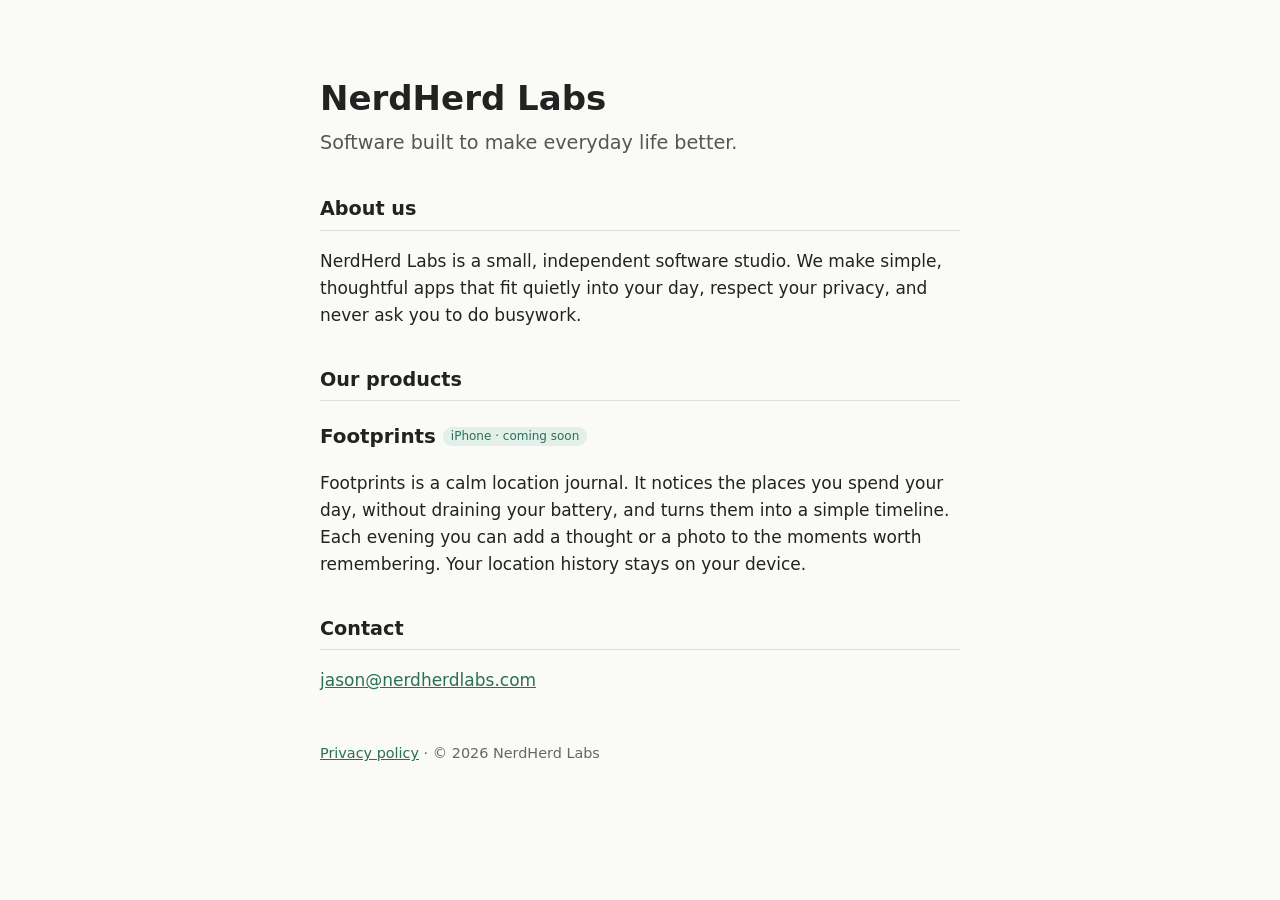
<file: index.html>
<!doctype html><html lang="en"><head><meta charset="utf-8"><meta name="viewport" content="width=device-width,initial-scale=1">
<title>NerdHerd Labs</title><meta name="description" content="NerdHerd Labs builds software to make everyday life better.">
<link rel="stylesheet" href="style.css"></head><body>
<header><h1>NerdHerd Labs</h1><p class="tag">Software built to make everyday life better.</p></header>

<section><h2>About us</h2>
<p>NerdHerd Labs is a small, independent software studio. We make simple, thoughtful apps that fit quietly into your day, respect your privacy, and never ask you to do busywork.</p></section>

<section><h2>Our products</h2>
<h3>Footprints <span class="badge">iPhone · coming soon</span></h3>
<p>Footprints is a calm location journal. It notices the places you spend your day, without draining your battery, and turns them into a simple timeline. Each evening you can add a thought or a photo to the moments worth remembering. Your location history stays on your device.</p></section>

<section><h2>Contact</h2>
<p><a href="mailto:jason@nerdherdlabs.com">jason@nerdherdlabs.com</a></p></section>

<footer><a href="privacy.html">Privacy policy</a> · © 2026 NerdHerd Labs</footer>
</body></html>
</file>
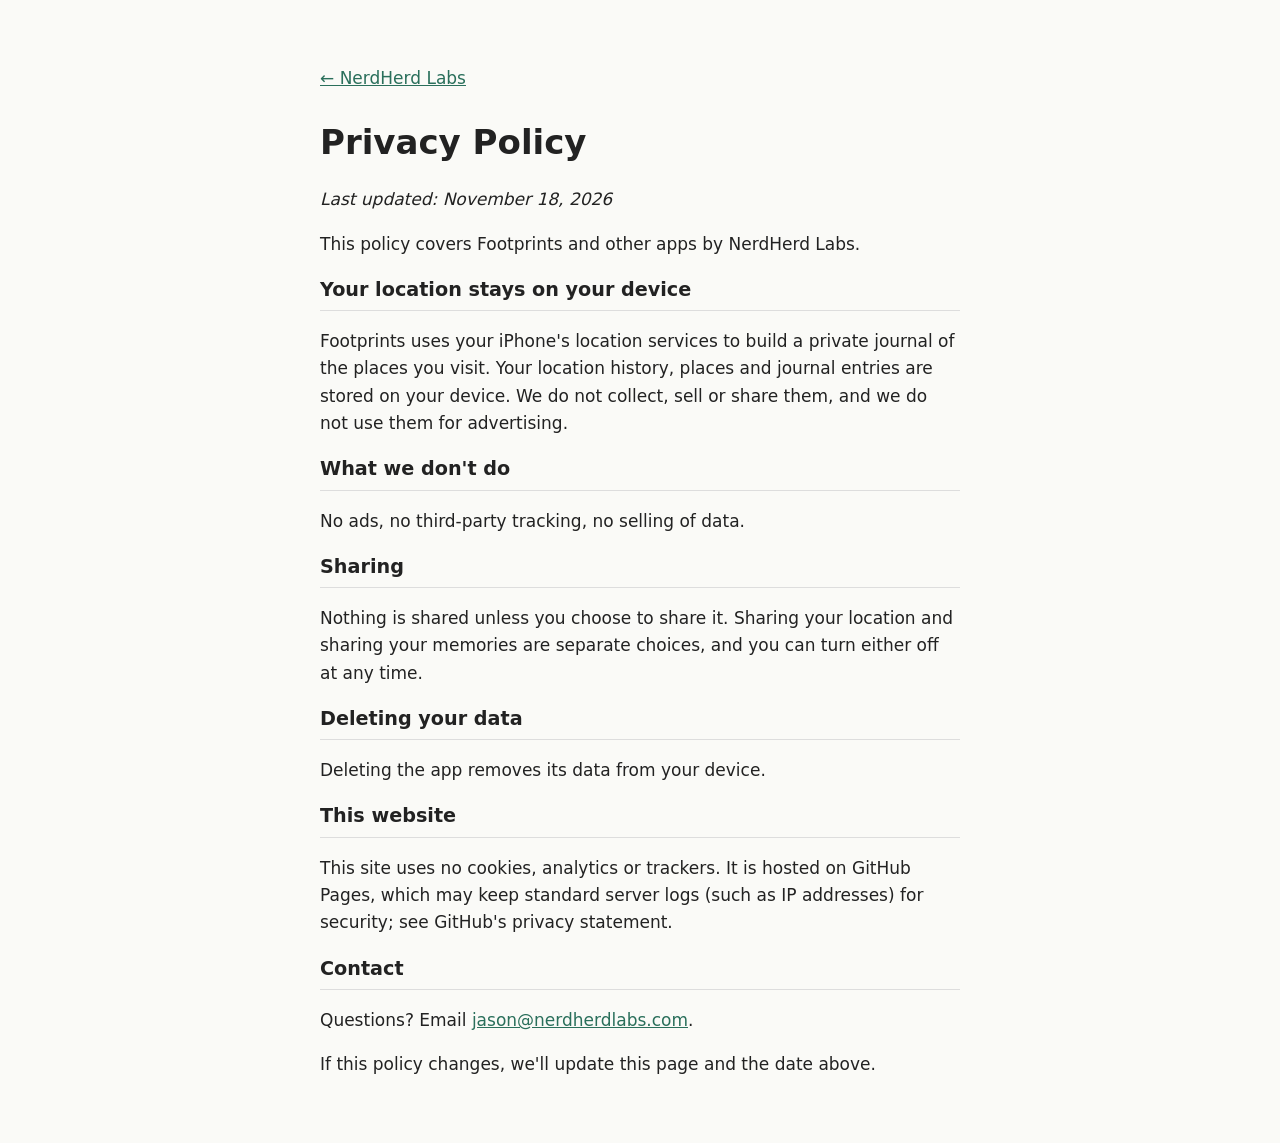
<file: privacy.html>
<!doctype html><html lang="en"><head><meta charset="utf-8"><meta name="viewport" content="width=device-width,initial-scale=1">
<title>Privacy Policy – NerdHerd Labs</title><link rel="stylesheet" href="style.css"></head><body>
<p><a href="index.html">← NerdHerd Labs</a></p>
<h1>Privacy Policy</h1><p><em>Last updated: November 18, 2026</em></p>
<p>This policy covers Footprints and other apps by NerdHerd Labs.</p>
<h2>Your location stays on your device</h2>
<p>Footprints uses your iPhone's location services to build a private journal of the places you visit. Your location history, places and journal entries are stored on your device. We do not collect, sell or share them, and we do not use them for advertising.</p>
<h2>What we don't do</h2>
<p>No ads, no third-party tracking, no selling of data.</p>
<h2>Sharing</h2>
<p>Nothing is shared unless you choose to share it. Sharing your location and sharing your memories are separate choices, and you can turn either off at any time.</p>
<h2>Deleting your data</h2>
<p>Deleting the app removes its data from your device.</p>
<h2>This website</h2>
<p>This site uses no cookies, analytics or trackers. It is hosted on GitHub Pages, which may keep standard server logs (such as IP addresses) for security; see GitHub's privacy statement.</p>
<h2>Contact</h2>
<p>Questions? Email <a href="mailto:jason@nerdherdlabs.com">jason@nerdherdlabs.com</a>.</p>
<p>If this policy changes, we'll update this page and the date above.</p>
</body></html>
</file>
<file: style.css>
body{font:17px/1.6 -apple-system,system-ui,sans-serif;max-width:40rem;margin:0 auto;padding:3rem 1rem;color:#222;background:#fafaf7}
a{color:#2a6f5b}h1{margin-bottom:.2rem}footer{margin-top:3rem;font-size:.9rem;color:#666}
@media(prefers-color-scheme:dark){body{background:#151515;color:#ddd}a{color:#7fc8b0}footer{color:#999}}
.tag{font-size:1.2rem;margin-top:0;color:#555}section{margin-top:2.2rem}h2{font-size:1.2rem;border-bottom:1px solid #ddd;padding-bottom:.3rem}
h3{margin-bottom:.3rem}.badge{font-size:.75rem;font-weight:500;background:#e3efe9;color:#2a6f5b;padding:.15rem .5rem;border-radius:1rem;vertical-align:middle}
@media(prefers-color-scheme:dark){.tag{color:#aaa}h2{border-color:#333}.badge{background:#1f3a31;color:#9fd8c4}}
</file>
